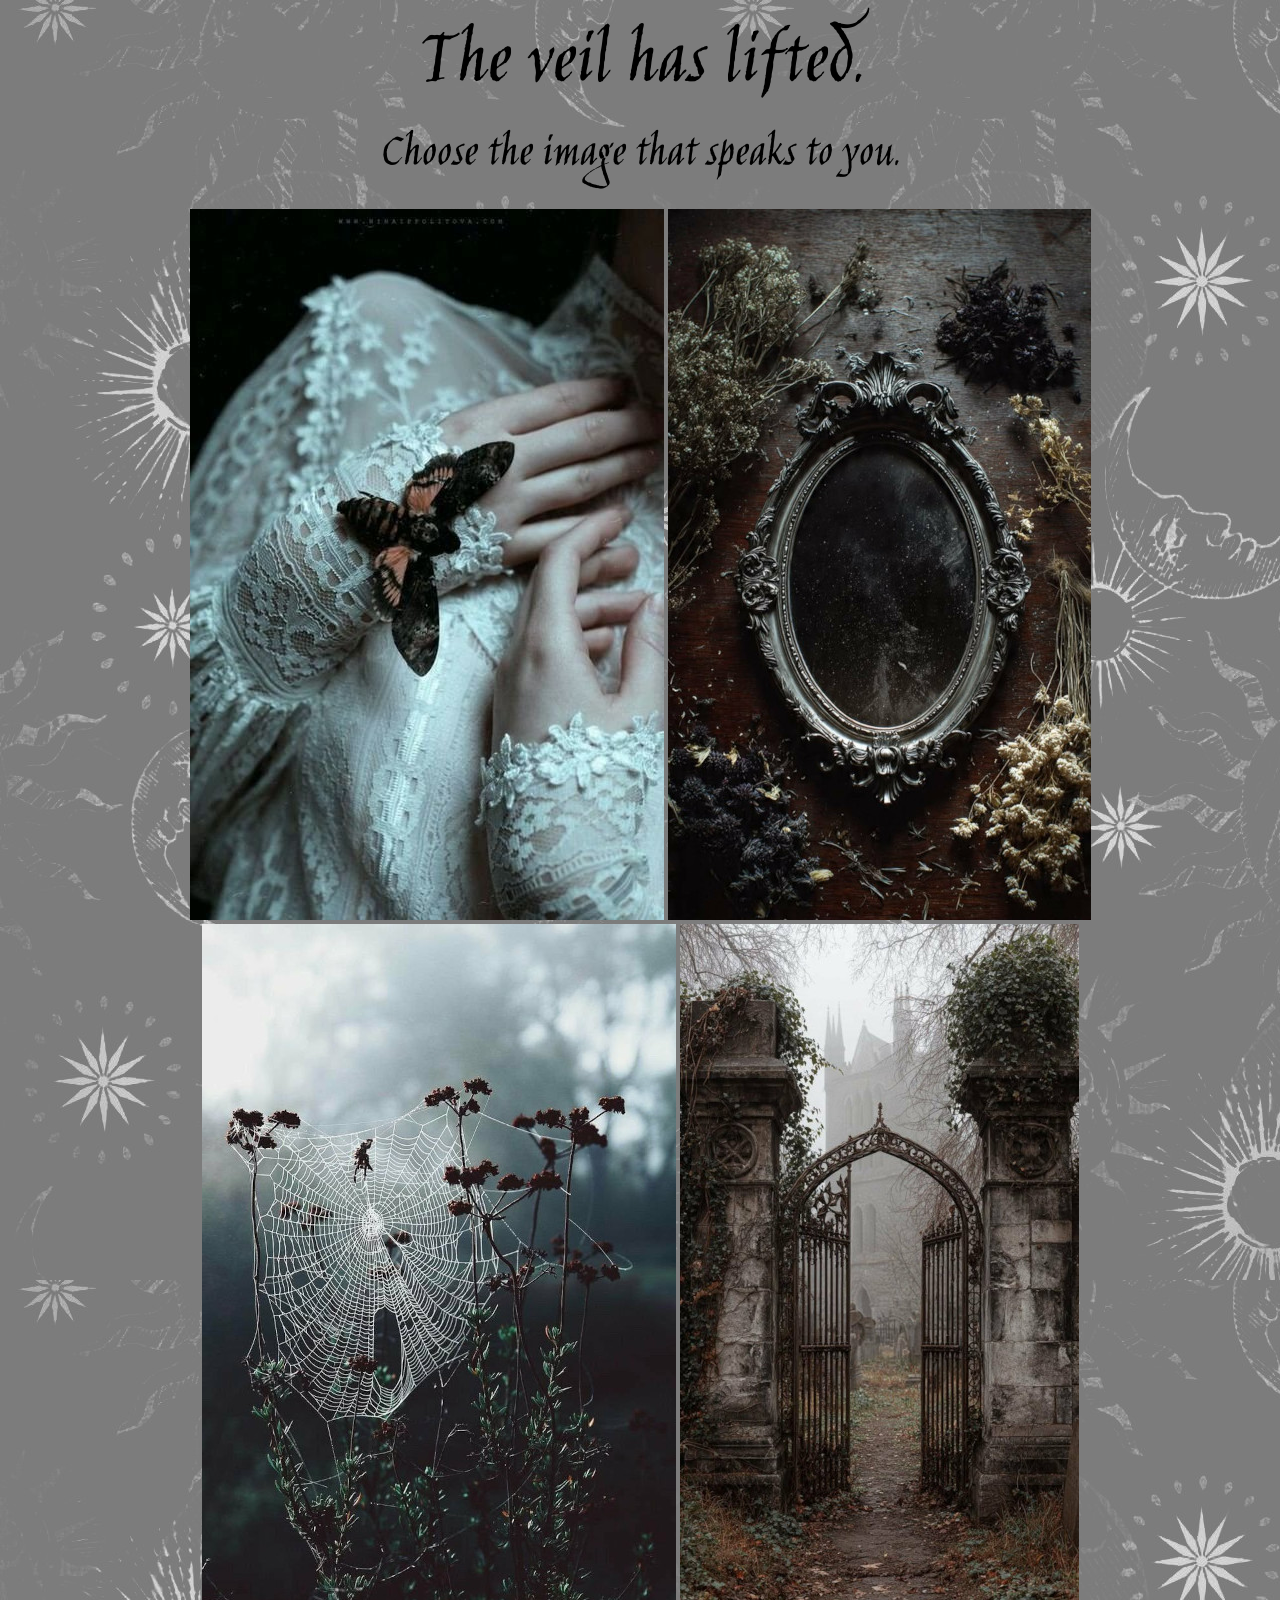
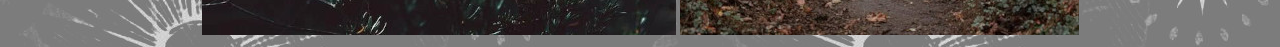
<file: index.html>
<!DOCTYPE html>
<html lang="en">
<head>
    <meta charset="UTF-8">
    <meta name="viewport" content="width=device-width, initial-scale=1.0">
    <title>Invitation</title>
    <link rel="preconnect" href="https://fonts.googleapis.com">
    <link rel="preconnect" href="https://fonts.gstatic.com" crossorigin>
    <link href="https://fonts.googleapis.com/css2?family=Jim+Nightshade&display=swap" rel="stylesheet">
    <link rel="stylesheet" href="./styles.css">
    <style>
        body{
            background-image: url("./assets/bg.jpeg");
        }
        
    </style>
</head>
<body>
    <h1 class="custom-font">The veil has lifted.</h1>
    <p class="custom-font">Choose the image that speaks to you.</p>
    <div class="container">
        <img class="card" src="./assets/moth.jpeg" data-card="moth" alt="Moth upon a hand">
        <img class="card" src="./assets/mirror.jpeg" data-card="mirror" alt="Old style mirror">
        <img class="card" src="./assets/spider.jpeg" data-card="spider" alt="Spider on a web">
        <img class="card" src="./assets/door.jpeg" data-card="door" alt="Old door">
    </div>
    <script src="./index.js"></script>
</body>
</html>
</file>
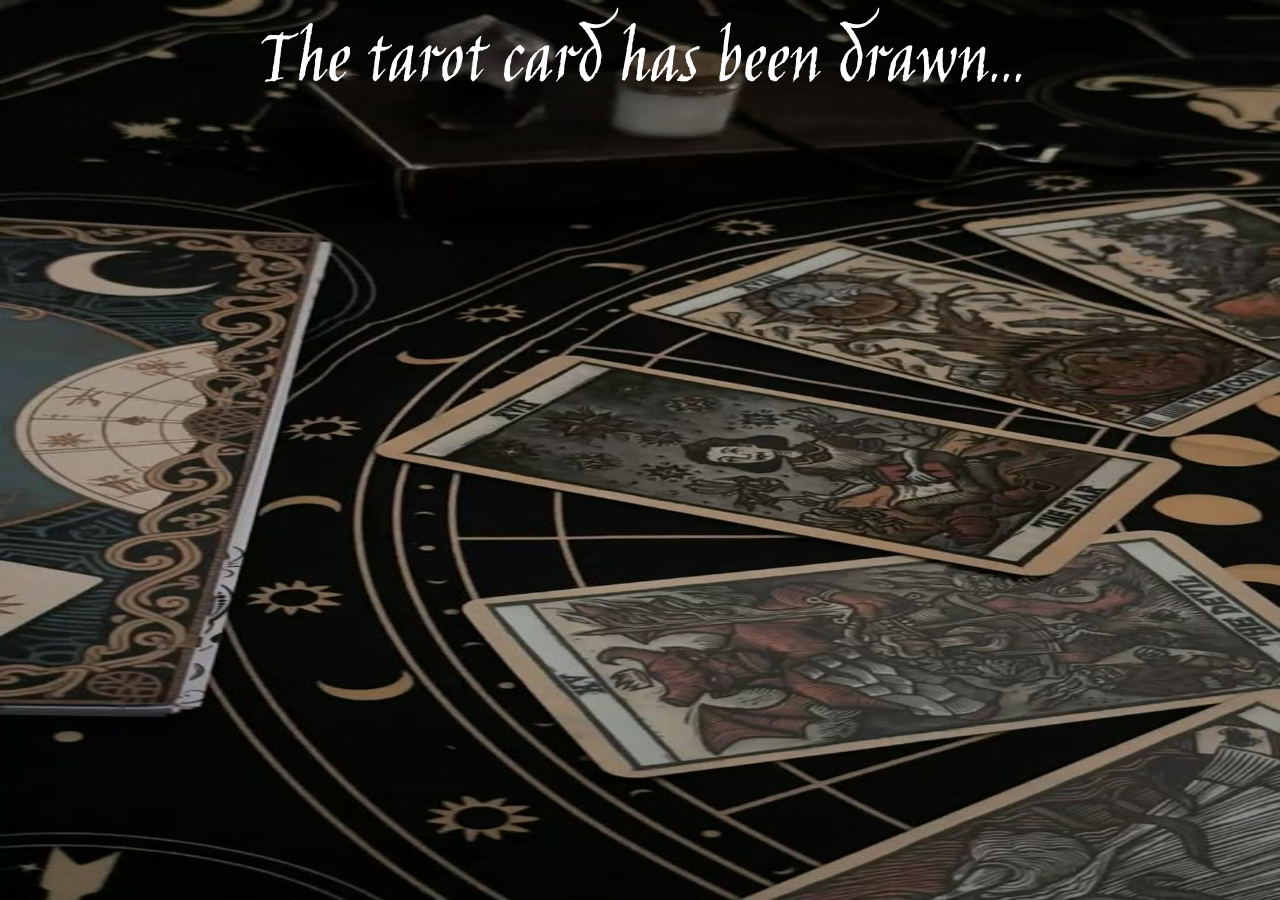
<file: chosen.html>
<!DOCTYPE html>
<html lang="en">
<head>
    <meta charset="UTF-8">
    <meta name="viewport" content="width=device-width, initial-scale=1.0">
    <title>Chosen</title>
    
    <link rel="preconnect" href="https://fonts.googleapis.com">
    <link rel="preconnect" href="https://fonts.gstatic.com" crossorigin>
    <link href="https://fonts.googleapis.com/css2?family=Jim+Nightshade&display=swap" rel="stylesheet">
    <link rel="stylesheet" href="./styles.css">

    <style>
        body{
            background-image: url("assets/cards.jpeg");
            background-repeat: no-repeat;
            background-attachment: fixed;
            background-size: 100% 100%;
        }
    </style>
</head>
<body>
     <p class="loading custom-font">
        The tarot card has been drawn<span>.</span><span>.</span><span>.</span>
    </p>
    
        <img id="image" class="hidden custom-font">
        <p id="text" class="hidden custom-font"></p>

    <script src="chosen.js"></script>
</body>
</html>
</file>
<file: styles.css>
body{
    text-align: center;
    background-color: #061E29;

}

.custom-font {
  font-family: "Jim Nightshade", cursive;
  font-weight: 400;
  font-style: normal;
}

h1{
    font-size: 5rem;
    margin: 0%;
}

#text {
    white-space: pre-line;
}

p{
    font-size: 3rem;
    margin:0 0 20px 0;
}

.loading span {
  display: inline-block;
  animation: bounce 0.6s infinite alternate;
}

.loading span:nth-child(2) {
  animation-delay: 0.2s;
}

.loading span:nth-child(3) {
  animation-delay: 0.4s;
}

@keyframes bounce {
  from {
    transform: translateY(0);
  }

  to {
    transform: translateY(-15px);
  }
}

.loading{
    font-size: 5rem;
    color: white;
    transition: opacity 1.5s ease;
}

.hidden {
    opacity: 0;
    transition: opacity 1.5s ease;
}

.show {
    opacity: 1;
}

.fade-out {
    opacity: 0;
    transition: opacity 1.5s ease;
}

@media (max-width: 768px) {

    .container{
        display:grid;
        grid-template-columns: repeat(2, 1fr);
        gap: 10px;
    }

    .card{
        width: 100%;
        height: 100%;
        object-fit: cover;
    }

    h1{
        font-size: 3rem;    
        margin:0%;
    }

    p{
        font-size: 1rem;
        margin:0 0 20px 0;
    }

    #image{
        width: 100%;
        height: 100%;
        object-fit: cover;
    }
}
</file>
